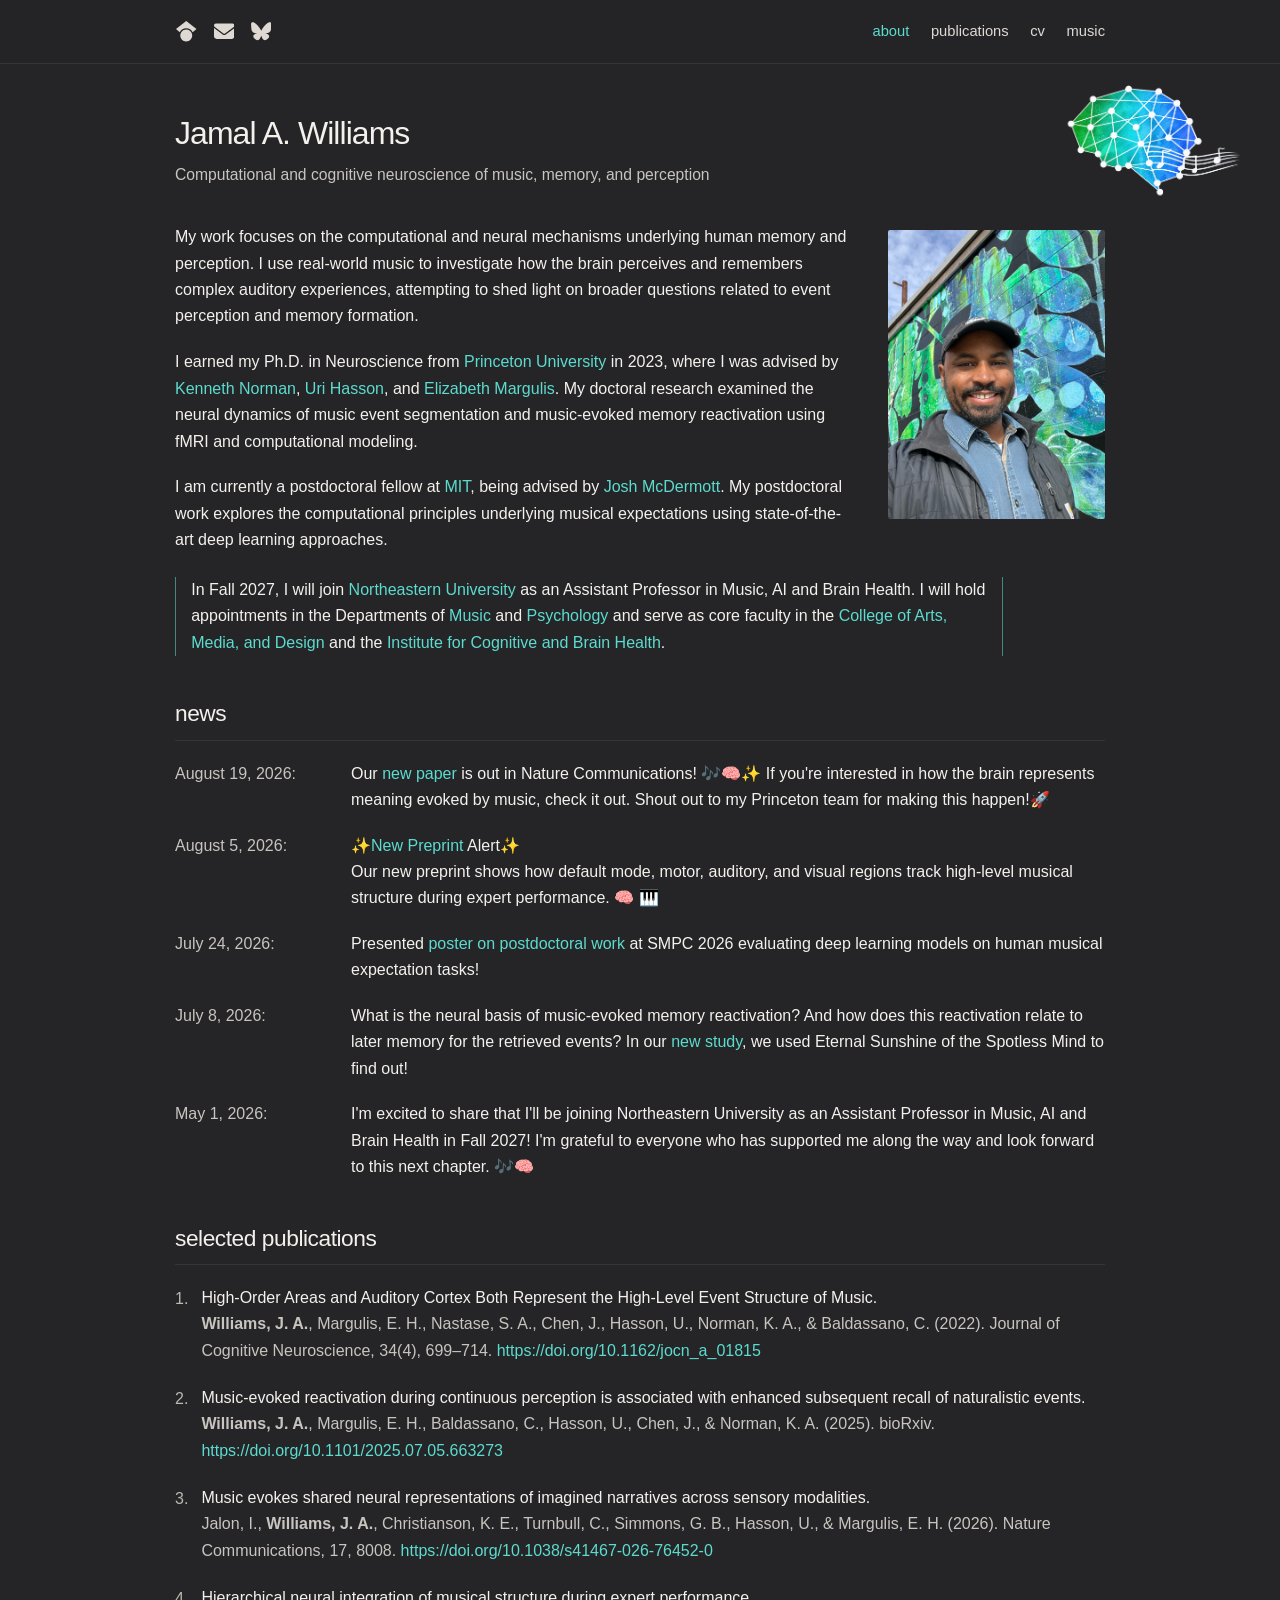
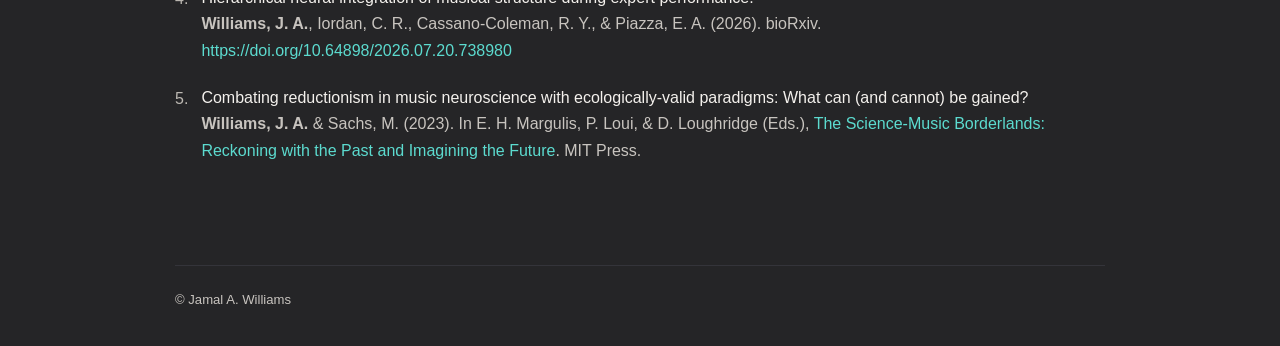
<file: index.html>
<!doctype html>
<html lang="en">
  <head>
    <meta charset="utf-8">
    <meta name="viewport" content="width=device-width, initial-scale=1">
    <meta name="description" content="Personal website of Jamal A. Williams">
    <title>Jamal A. Williams</title>
    <link rel="icon" type="image/png" sizes="512x512" href="images/brain_favicon_large.png?v=larger-v1">
    <link rel="stylesheet" href="assets/css/site.css?v=lab-announcement-v5">
  </head>
  <body>
    <header class="site-header">
      <div class="nav-shell">
        <div class="professional-links" aria-label="Professional links">
          <a href="https://bsky.app/profile/jayneuro.bsky.social" target="_blank" rel="me noopener noreferrer" aria-label="Bluesky" title="Bluesky"><svg viewBox="0 0 512 512" aria-hidden="true"><path d="M111.8 62.2C170.2 105.9 233 194.7 256 242.4c23-47.6 85.8-136.4 144.2-180.2c42.1-31.6 110.3-56 110.3 21.8c0 15.5-8.9 130.5-14.1 149.2C478.2 298 412 314.6 353.1 304.5c102.9 17.5 129.1 75.5 72.5 133.5c-107.4 110.2-154.3-27.6-166.3-62.9l0 0c-1.7-4.9-2.6-7.8-3.3-7.8s-1.6 3-3.3 7.8l0 0c-12 35.3-59 173.1-166.3 62.9c-56.5-58-30.4-116 72.5-133.5C100 314.6 33.8 298 15.7 233.1C10.4 214.4 1.5 99.4 1.5 83.9c0-77.8 68.2-53.4 110.3-21.8z"/></svg><span class="visually-hidden">Bluesky</span></a>
          <a href="https://scholar.google.com/citations?user=RjmK2NgAAAAJ&amp;hl=en" target="_blank" rel="noopener noreferrer" aria-label="Google Scholar" title="Google Scholar"><svg viewBox="0 0 512 512" aria-hidden="true"><path d="M390.9 298.5c0 0 0 .1 .1 .1c9.2 19.4 14.4 41.1 14.4 64C405.3 445.1 338.5 512 256 512s-149.3-66.9-149.3-149.3c0-22.9 5.2-44.6 14.4-64h0c1.7-3.6 3.6-7.2 5.6-10.7c4.4-7.6 9.4-14.7 15-21.3c27.4-32.6 68.5-53.3 114.4-53.3c33.6 0 64.6 11.1 89.6 29.9c9.1 6.9 17.4 14.7 24.8 23.5c5.6 6.6 10.6 13.8 15 21.3c2 3.4 3.8 7 5.5 10.5zm26.4-18.8c-30.1-58.4-91-98.4-161.3-98.4s-131.2 40-161.3 98.4L0 202.7 256 0 512 202.7l-94.7 77.1z"/></svg><span class="visually-hidden">Google Scholar</span></a>
          <a href="https://mail.google.com/mail/?view=cm&amp;fs=1&amp;to=jamalawilliams%40gmail.com" target="_blank" rel="noopener noreferrer" aria-label="Gmail" title="Gmail"><svg viewBox="0 0 512 512" aria-hidden="true"><path d="M48 64C21.5 64 0 85.5 0 112c0 15.1 7.1 29.3 19.2 38.4L236.8 313.6c11.4 8.5 27 8.5 38.4 0L492.8 150.4c12.1-9.1 19.2-23.3 19.2-38.4c0-26.5-21.5-48-48-48L48 64zM0 176L0 384c0 35.3 28.7 64 64 64l384 0c35.3 0 64-28.7 64-64l0-208L294.4 339.2c-22.8 17.1-54 17.1-76.8 0L0 176z"/></svg><span class="visually-hidden">Gmail</span></a>
        </div>
        <button class="menu-toggle" type="button" aria-label="Toggle navigation" aria-expanded="false">Menu</button>
        <nav class="site-nav" aria-label="Primary navigation">
          <a href="index.html" aria-current="page">about</a>
          <a href="publications.html">publications</a>
          <a href="cv.html">cv</a>
          <a href="music.html">music</a>
        </nav>
      </div>
    </header>
    <main>
      <h1 class="page-heading">Jamal A. Williams</h1>
      <p class="page-description">Computational and cognitive neuroscience of music, memory, and perception</p>
      <section class="about-intro" aria-label="About">
        <img class="brain-logo" src="images/brain_with_curved_staff.png?v=green-blue-smooth-royal" alt="Illustration of a brain with a musical staff">
        <img class="profile-image" src="images/jamal_williams_portrait_optimized.png?v=color-preserved-v1" alt="Jamal A. Williams">
        <p>My work focuses on the computational and neural mechanisms underlying human memory and perception. I use real-world music to investigate how the brain perceives and remembers complex auditory experiences, attempting to shed light on broader questions related to event perception and memory formation.</p>
        <p>I earned my Ph.D. in Neuroscience from <a href="https://www.princeton.edu/" target="_blank" rel="noopener noreferrer">Princeton University</a> in 2023, where I was advised by <a href="https://psychology.princeton.edu/people/kenneth-norman" target="_blank" rel="noopener noreferrer">Kenneth Norman</a>, <a href="https://psychology.princeton.edu/people/uri-hasson#:-:text=uri%20hasson" target="_blank" rel="noopener noreferrer">Uri Hasson</a>, and <a href="https://www.elizabethmargulis.com/#:-:text=elizabeth%20margulis" target="_blank" rel="noopener noreferrer">Elizabeth Margulis</a>. My doctoral research examined the neural dynamics of music event segmentation and music-evoked memory reactivation using fMRI and computational modeling.</p>
        <p>I am currently a postdoctoral fellow at <a href="https://www.mit.edu/" target="_blank" rel="noopener noreferrer">MIT</a>, being advised by <a href="https://mcgovern.mit.edu/profile/josh-mcdermott/" target="_blank" rel="noopener noreferrer">Josh McDermott</a>. My postdoctoral work explores the computational principles underlying musical expectations using state-of-the-art deep learning approaches.</p>
        <p class="lab-announcement">In Fall 2027, I will join <a href="https://www.northeastern.edu/" target="_blank" rel="noopener noreferrer">Northeastern University</a> as an Assistant Professor in Music, AI and Brain Health. I will hold appointments in the Departments of <a href="https://camd.northeastern.edu/music/" target="_blank" rel="noopener noreferrer">Music</a> and <a href="https://cos.northeastern.edu/psychology/" target="_blank" rel="noopener noreferrer">Psychology</a> and serve as core faculty in the <a href="https://camd.northeastern.edu/" target="_blank" rel="noopener noreferrer">College of Arts, Media, and Design</a> and the <a href="https://cbh.northeastern.edu/" target="_blank" rel="noopener noreferrer">Institute for Cognitive and Brain Health</a>.</p>
      </section>
      <section class="news-section" aria-labelledby="news-heading">
        <h2 id="news-heading" class="section-title">news</h2>
        <ul class="news-list">
          <li><time class="news-date" datetime="2026-08-19">August 19, 2026</time><span>Our <a href="https://www.nature.com/articles/s41467-026-76452-0" target="_blank" rel="noopener noreferrer">new paper</a> is out in Nature Communications! 🎶🧠✨ If you're interested in how the brain represents meaning evoked by music, check it out. Shout out to my Princeton team for making this happen!🚀</span></li>
          <li><time class="news-date" datetime="2026-08-05">August 5, 2026</time><span>✨<a href="https://www.biorxiv.org/content/10.64898/2026.07.20.738980v1" target="_blank" rel="noopener noreferrer">New Preprint</a> Alert✨<br>Our new preprint shows how default mode, motor, auditory, and visual regions track high-level musical structure during expert performance. 🧠 🎹</span></li>
          <li><time class="news-date" datetime="2026-07-24">July 24, 2026</time><span>Presented <a href="files/smpc-2026-poster.pdf" target="_blank" rel="noopener noreferrer">poster on postdoctoral work</a> at SMPC 2026 evaluating deep learning models on human musical expectation tasks!</span></li>
          <li><time class="news-date" datetime="2026-07-08">July 8, 2026</time><span>What is the neural basis of music-evoked memory reactivation? And how does this reactivation relate to later memory for the retrieved events? In our <a href="https://doi.org/10.1101/2025.07.05.663273" target="_blank" rel="noopener noreferrer">new study</a>, we used Eternal Sunshine of the Spotless Mind to find out!</span></li>
          <li><time class="news-date" datetime="2026-05-01">May 1, 2026</time><span>I'm excited to share that I'll be joining Northeastern University as an Assistant Professor in Music, AI and Brain Health in Fall 2027! I'm grateful to everyone who has supported me along the way and look forward to this next chapter. 🎶🧠</span></li>
        </ul>
      </section>
      <section class="selected-publications" aria-labelledby="selected-publications-heading">
        <h2 id="selected-publications-heading" class="section-title">selected publications</h2>
        <ol class="publication-list">
          <li><span class="publication-title">High-Order Areas and Auditory Cortex Both Represent the High-Level Event Structure of Music.</span><span class="publication-meta"><strong>Williams, J. A.</strong>, Margulis, E. H., Nastase, S. A., Chen, J., Hasson, U., Norman, K. A., &amp; Baldassano, C. (2022). Journal of Cognitive Neuroscience, 34(4), 699–714. <a href="https://doi.org/10.1162/jocn_a_01815" target="_blank" rel="noopener noreferrer">https://doi.org/10.1162/jocn_a_01815</a></span></li>
          <li><span class="publication-title">Music-evoked reactivation during continuous perception is associated with enhanced subsequent recall of naturalistic events.</span><span class="publication-meta"><strong>Williams, J. A.</strong>, Margulis, E. H., Baldassano, C., Hasson, U., Chen, J., &amp; Norman, K. A. (2025). bioRxiv. <a href="https://doi.org/10.1101/2025.07.05.663273" target="_blank" rel="noopener noreferrer">https://doi.org/10.1101/2025.07.05.663273</a></span></li>
          <li><span class="publication-title">Music evokes shared neural representations of imagined narratives across sensory modalities.</span><span class="publication-meta">Jalon, I., <strong>Williams, J. A.</strong>, Christianson, K. E., Turnbull, C., Simmons, G. B., Hasson, U., &amp; Margulis, E. H. (2026). Nature Communications, 17, 8008. <a href="https://doi.org/10.1038/s41467-026-76452-0" target="_blank" rel="noopener noreferrer">https://doi.org/10.1038/s41467-026-76452-0</a></span></li>
          <li><span class="publication-title">Hierarchical neural integration of musical structure during expert performance.</span><span class="publication-meta"><strong>Williams, J. A.</strong>, Iordan, C. R., Cassano-Coleman, R. Y., &amp; Piazza, E. A. (2026). bioRxiv. <a href="https://doi.org/10.64898/2026.07.20.738980" target="_blank" rel="noopener noreferrer">https://doi.org/10.64898/2026.07.20.738980</a></span></li>
          <li><span class="publication-title">Combating reductionism in music neuroscience with ecologically-valid paradigms: What can (and cannot) be gained?</span><span class="publication-meta"><strong>Williams, J. A.</strong> &amp; Sachs, M. (2023). In E. H. Margulis, P. Loui, &amp; D. Loughridge (Eds.), <a href="https://doi.org/10.7551/mitpress/14186.003.0022" target="_blank" rel="noopener noreferrer">The Science-Music Borderlands: Reckoning with the Past and Imagining the Future</a>. MIT Press.</span></li>
        </ol>
      </section>
    </main>
    <footer class="site-footer">© Jamal A. Williams</footer>
    <script src="assets/js/site.js"></script>
  </body>
</html>
</file>
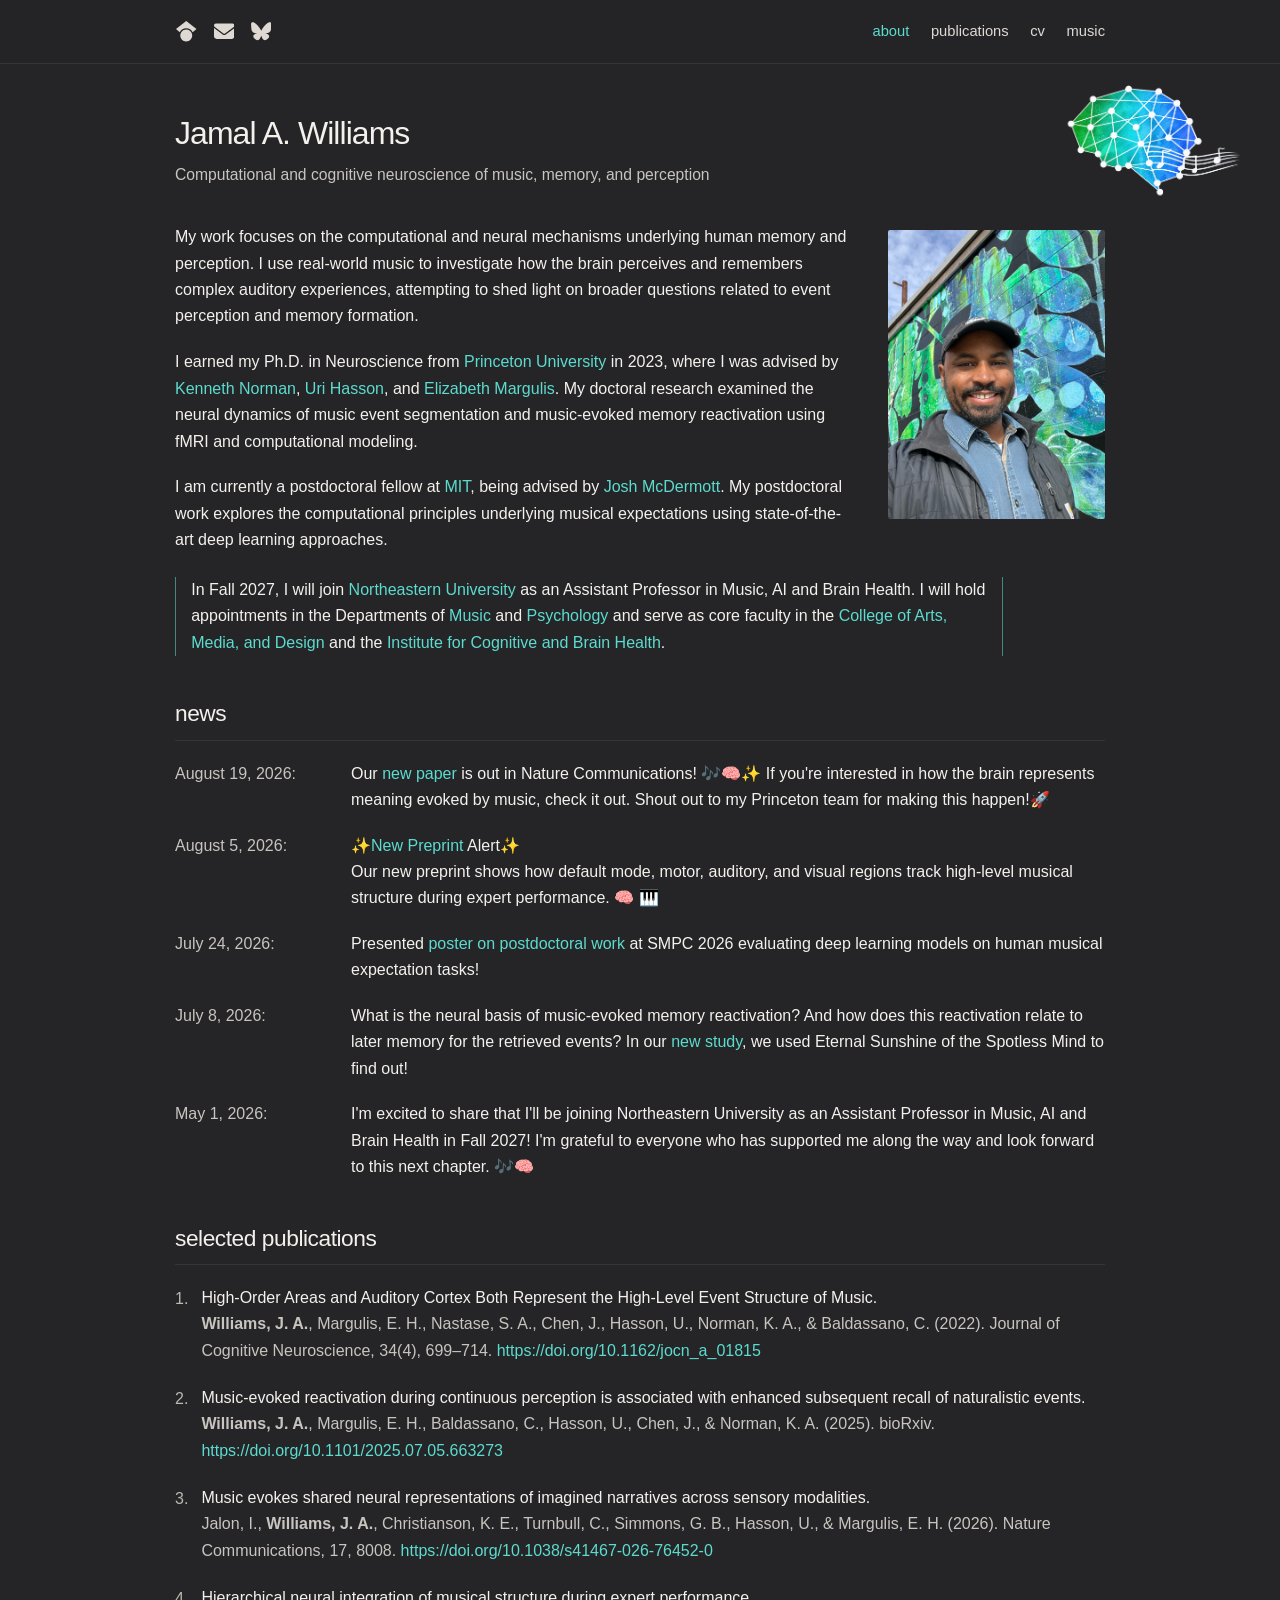
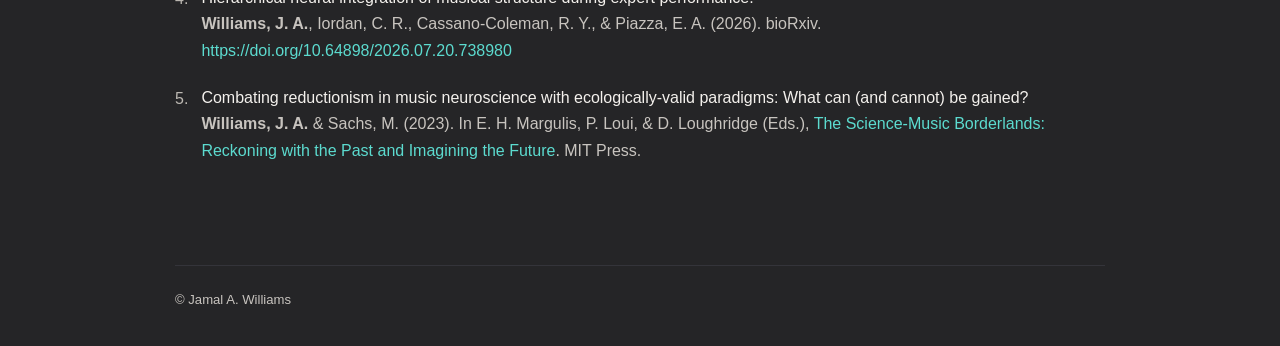
<file: about-me.html>
<!doctype html>
<html lang="en">
  <head>
    <meta charset="utf-8">
    <meta http-equiv="refresh" content="0; url=index.html">
    <link rel="canonical" href="index.html">
    <title>About | Jamal A. Williams</title>
  </head>
  <body><p>Redirecting to <a href="index.html">Jamal A. Williams</a>.</p></body>
</html>
</file>
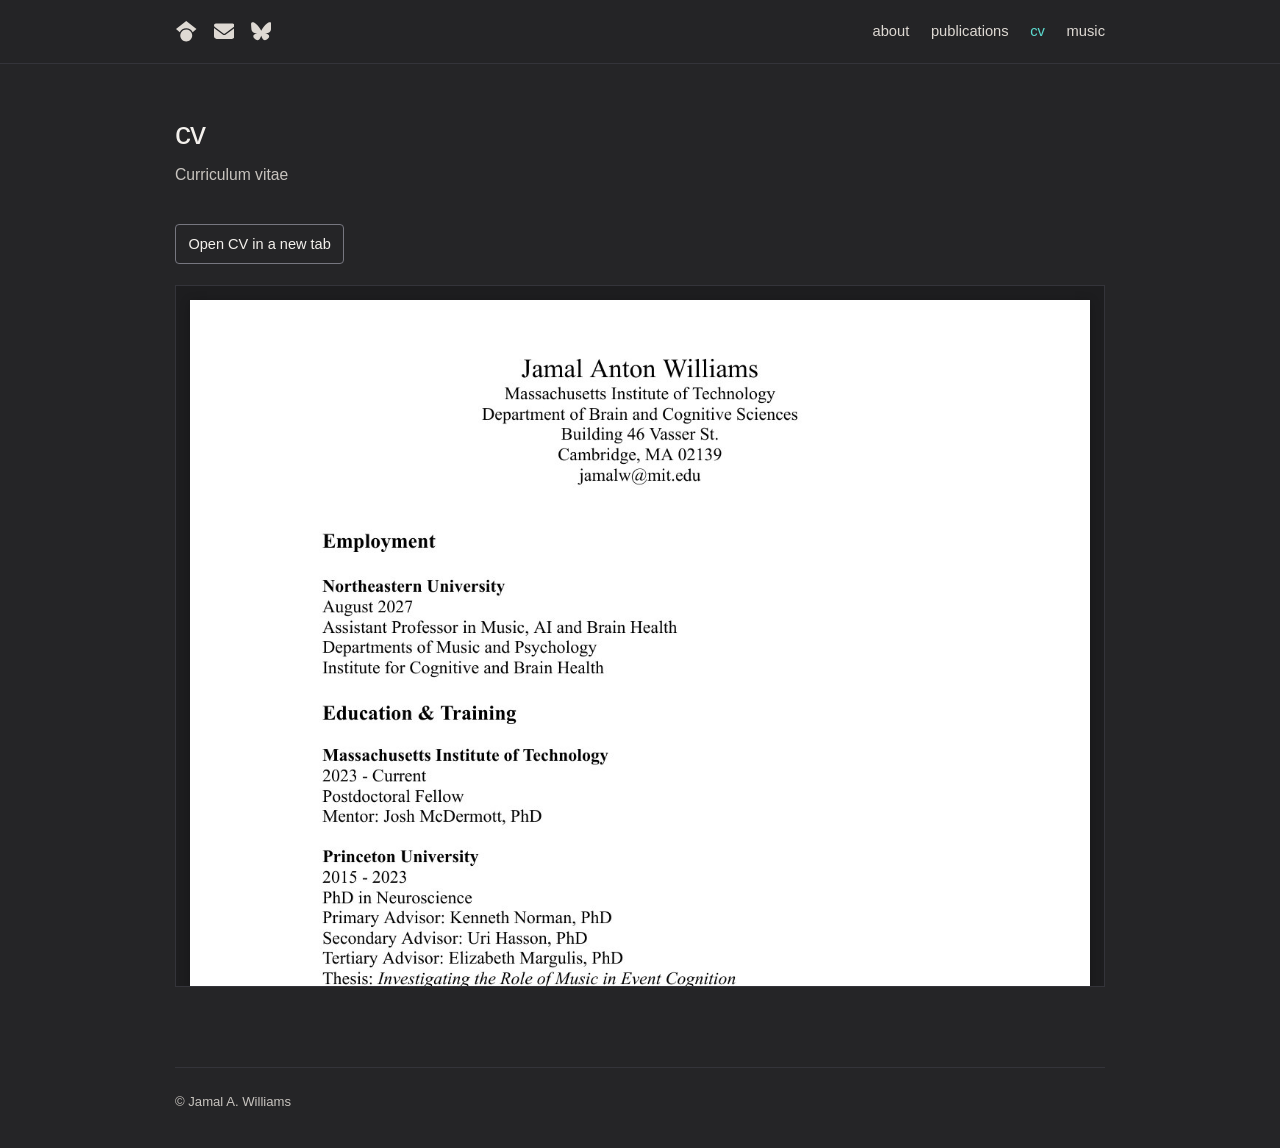
<file: cv.html>
<!doctype html>
<html lang="en"><head>
  <meta charset="utf-8"><meta name="viewport" content="width=device-width, initial-scale=1">
  <meta name="description" content="Curriculum vitae of Jamal A. Williams"><title>CV | Jamal A. Williams</title><link rel="icon" type="image/png" sizes="512x512" href="images/brain_favicon_large.png?v=larger-v1"><link rel="stylesheet" href="assets/css/site.css?v=cv-viewer-v1">
</head><body>
  <header class="site-header"><div class="nav-shell"><div class="professional-links" aria-label="Professional links"><a href="https://bsky.app/profile/jayneuro.bsky.social" target="_blank" rel="me noopener noreferrer" aria-label="Bluesky" title="Bluesky"><svg viewBox="0 0 512 512" aria-hidden="true"><path d="M111.8 62.2C170.2 105.9 233 194.7 256 242.4c23-47.6 85.8-136.4 144.2-180.2c42.1-31.6 110.3-56 110.3 21.8c0 15.5-8.9 130.5-14.1 149.2C478.2 298 412 314.6 353.1 304.5c102.9 17.5 129.1 75.5 72.5 133.5c-107.4 110.2-154.3-27.6-166.3-62.9l0 0c-1.7-4.9-2.6-7.8-3.3-7.8s-1.6 3-3.3 7.8l0 0c-12 35.3-59 173.1-166.3 62.9c-56.5-58-30.4-116 72.5-133.5C100 314.6 33.8 298 15.7 233.1C10.4 214.4 1.5 99.4 1.5 83.9c0-77.8 68.2-53.4 110.3-21.8z"/></svg><span class="visually-hidden">Bluesky</span></a><a href="https://scholar.google.com/citations?user=RjmK2NgAAAAJ&amp;hl=en" target="_blank" rel="noopener noreferrer" aria-label="Google Scholar" title="Google Scholar"><svg viewBox="0 0 512 512" aria-hidden="true"><path d="M390.9 298.5c0 0 0 .1 .1 .1c9.2 19.4 14.4 41.1 14.4 64C405.3 445.1 338.5 512 256 512s-149.3-66.9-149.3-149.3c0-22.9 5.2-44.6 14.4-64h0c1.7-3.6 3.6-7.2 5.6-10.7c4.4-7.6 9.4-14.7 15-21.3c27.4-32.6 68.5-53.3 114.4-53.3c33.6 0 64.6 11.1 89.6 29.9c9.1 6.9 17.4 14.7 24.8 23.5c5.6 6.6 10.6 13.8 15 21.3c2 3.4 3.8 7 5.5 10.5zm26.4-18.8c-30.1-58.4-91-98.4-161.3-98.4s-131.2 40-161.3 98.4L0 202.7 256 0 512 202.7l-94.7 77.1z"/></svg><span class="visually-hidden">Google Scholar</span></a><a href="https://mail.google.com/mail/?view=cm&amp;fs=1&amp;to=jamalawilliams%40gmail.com" target="_blank" rel="noopener noreferrer" aria-label="Gmail" title="Gmail"><svg viewBox="0 0 512 512" aria-hidden="true"><path d="M48 64C21.5 64 0 85.5 0 112c0 15.1 7.1 29.3 19.2 38.4L236.8 313.6c11.4 8.5 27 8.5 38.4 0L492.8 150.4c12.1-9.1 19.2-23.3 19.2-38.4c0-26.5-21.5-48-48-48L48 64zM0 176L0 384c0 35.3 28.7 64 64 64l384 0c35.3 0 64-28.7 64-64l0-208L294.4 339.2c-22.8 17.1-54 17.1-76.8 0L0 176z"/></svg><span class="visually-hidden">Gmail</span></a></div><button class="menu-toggle" type="button" aria-label="Toggle navigation" aria-expanded="false">Menu</button><nav class="site-nav" aria-label="Primary navigation"><a href="index.html">about</a><a href="publications.html">publications</a><a href="cv.html" aria-current="page">cv</a><a href="music.html">music</a></nav></div></header>
  <main><h1 class="page-heading">cv</h1><p class="page-description">Curriculum vitae</p><div class="cv-actions"><a class="button-link" href="files/jamal-a-williams-cv.pdf" target="_blank" rel="noopener noreferrer">Open CV in a new tab</a></div><div class="cv-viewer" aria-label="Full curriculum vitae"><img class="cv-page" src="images/cv-page-1.jpg" alt="Page 1 of 7 of the curriculum vitae"><img class="cv-page" src="images/cv-page-2.jpg" alt="Page 2 of 7 of the curriculum vitae" loading="lazy"><img class="cv-page" src="images/cv-page-3.jpg" alt="Page 3 of 7 of the curriculum vitae" loading="lazy"><img class="cv-page" src="images/cv-page-4.jpg" alt="Page 4 of 7 of the curriculum vitae" loading="lazy"><img class="cv-page" src="images/cv-page-5.jpg" alt="Page 5 of 7 of the curriculum vitae" loading="lazy"><img class="cv-page" src="images/cv-page-6.jpg" alt="Page 6 of 7 of the curriculum vitae" loading="lazy"><img class="cv-page" src="images/cv-page-7.jpg" alt="Page 7 of 7 of the curriculum vitae" loading="lazy"></div></main>
  <footer class="site-footer">© Jamal A. Williams</footer><script src="assets/js/site.js"></script>
</body></html>
</file>
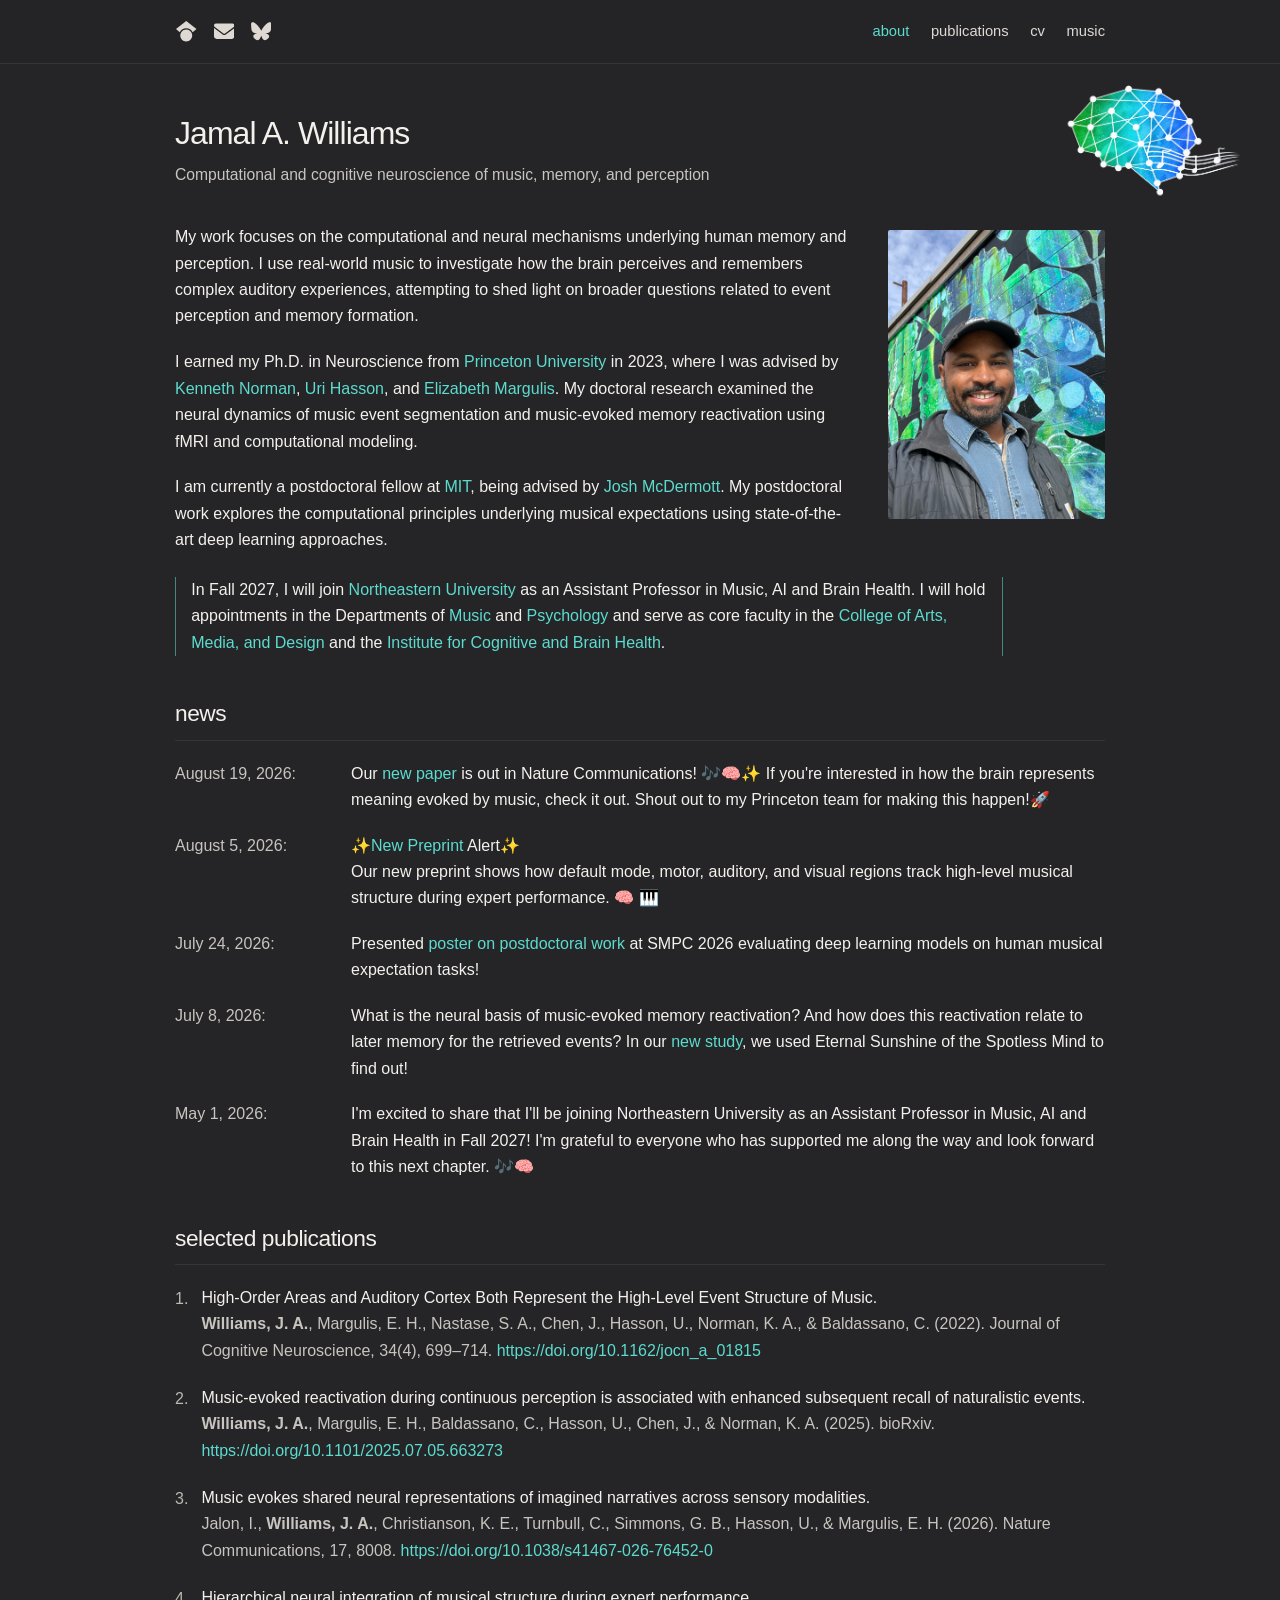
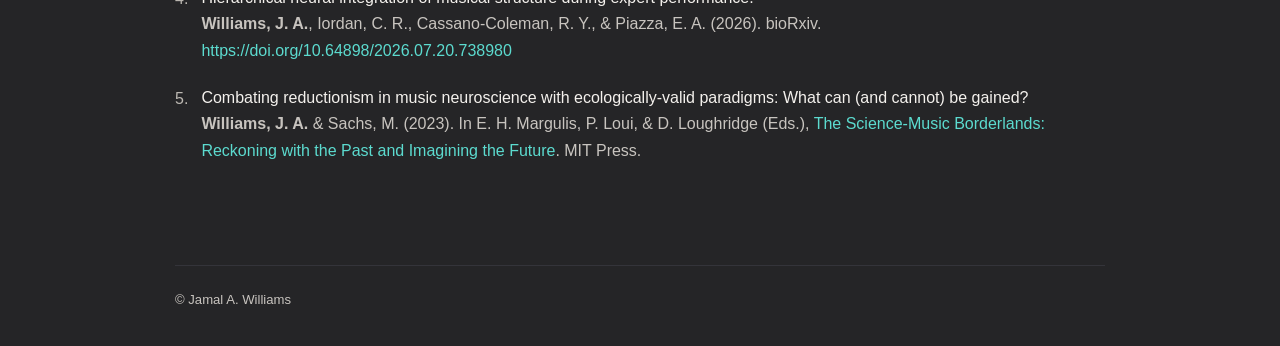
<file: index_og.html>
<!doctype html>
<html lang="en"><head><meta charset="utf-8"><meta http-equiv="refresh" content="0; url=index.html"><link rel="canonical" href="index.html"><title>Jamal A. Williams</title></head><body><p>Redirecting to <a href="index.html">Jamal A. Williams</a>.</p></body></html>
</file>
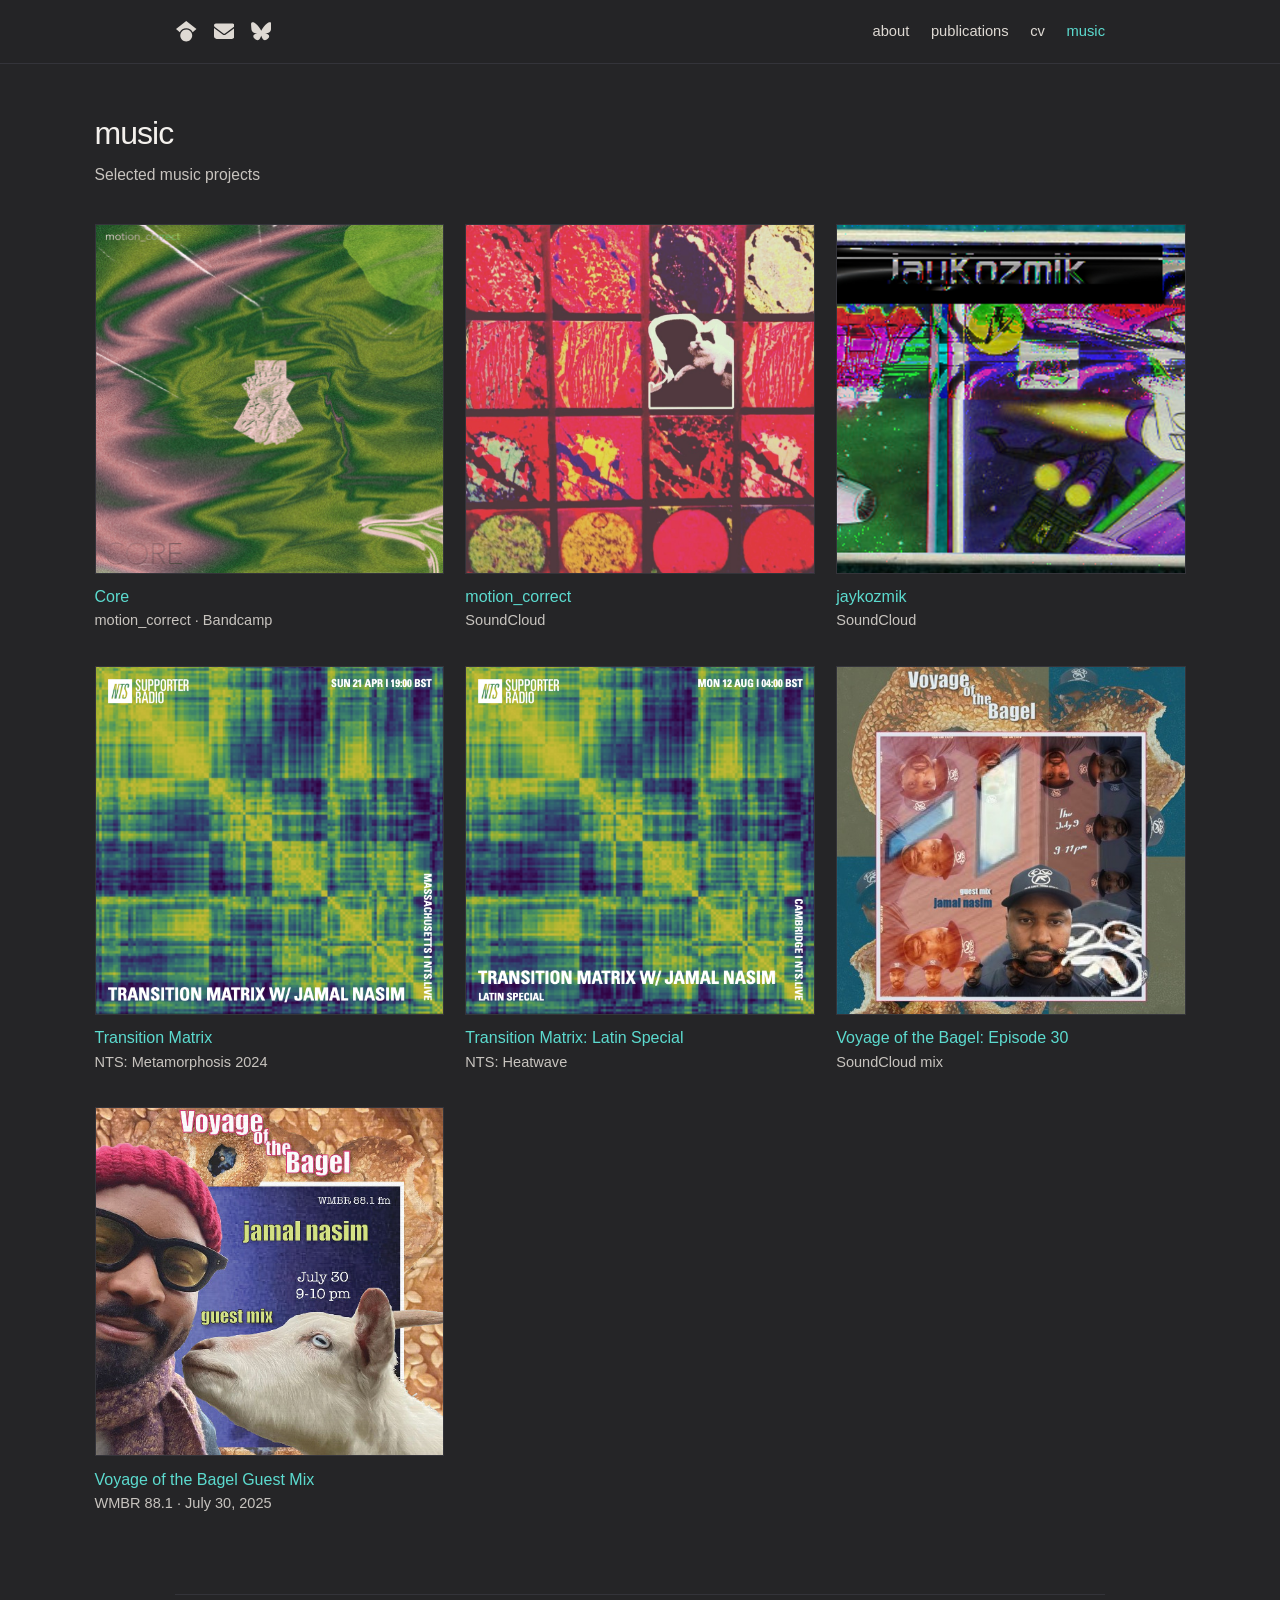
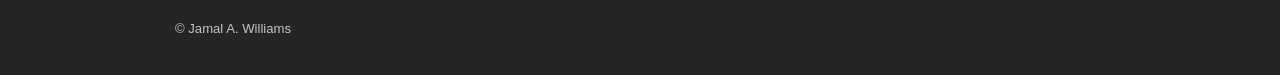
<file: media.html>
<!doctype html>
<html lang="en"><head><meta charset="utf-8"><meta http-equiv="refresh" content="0; url=music.html"><link rel="canonical" href="music.html"><title>Music | Jamal A. Williams</title></head><body><p>Redirecting to <a href="music.html">music</a>.</p></body></html>
</file>
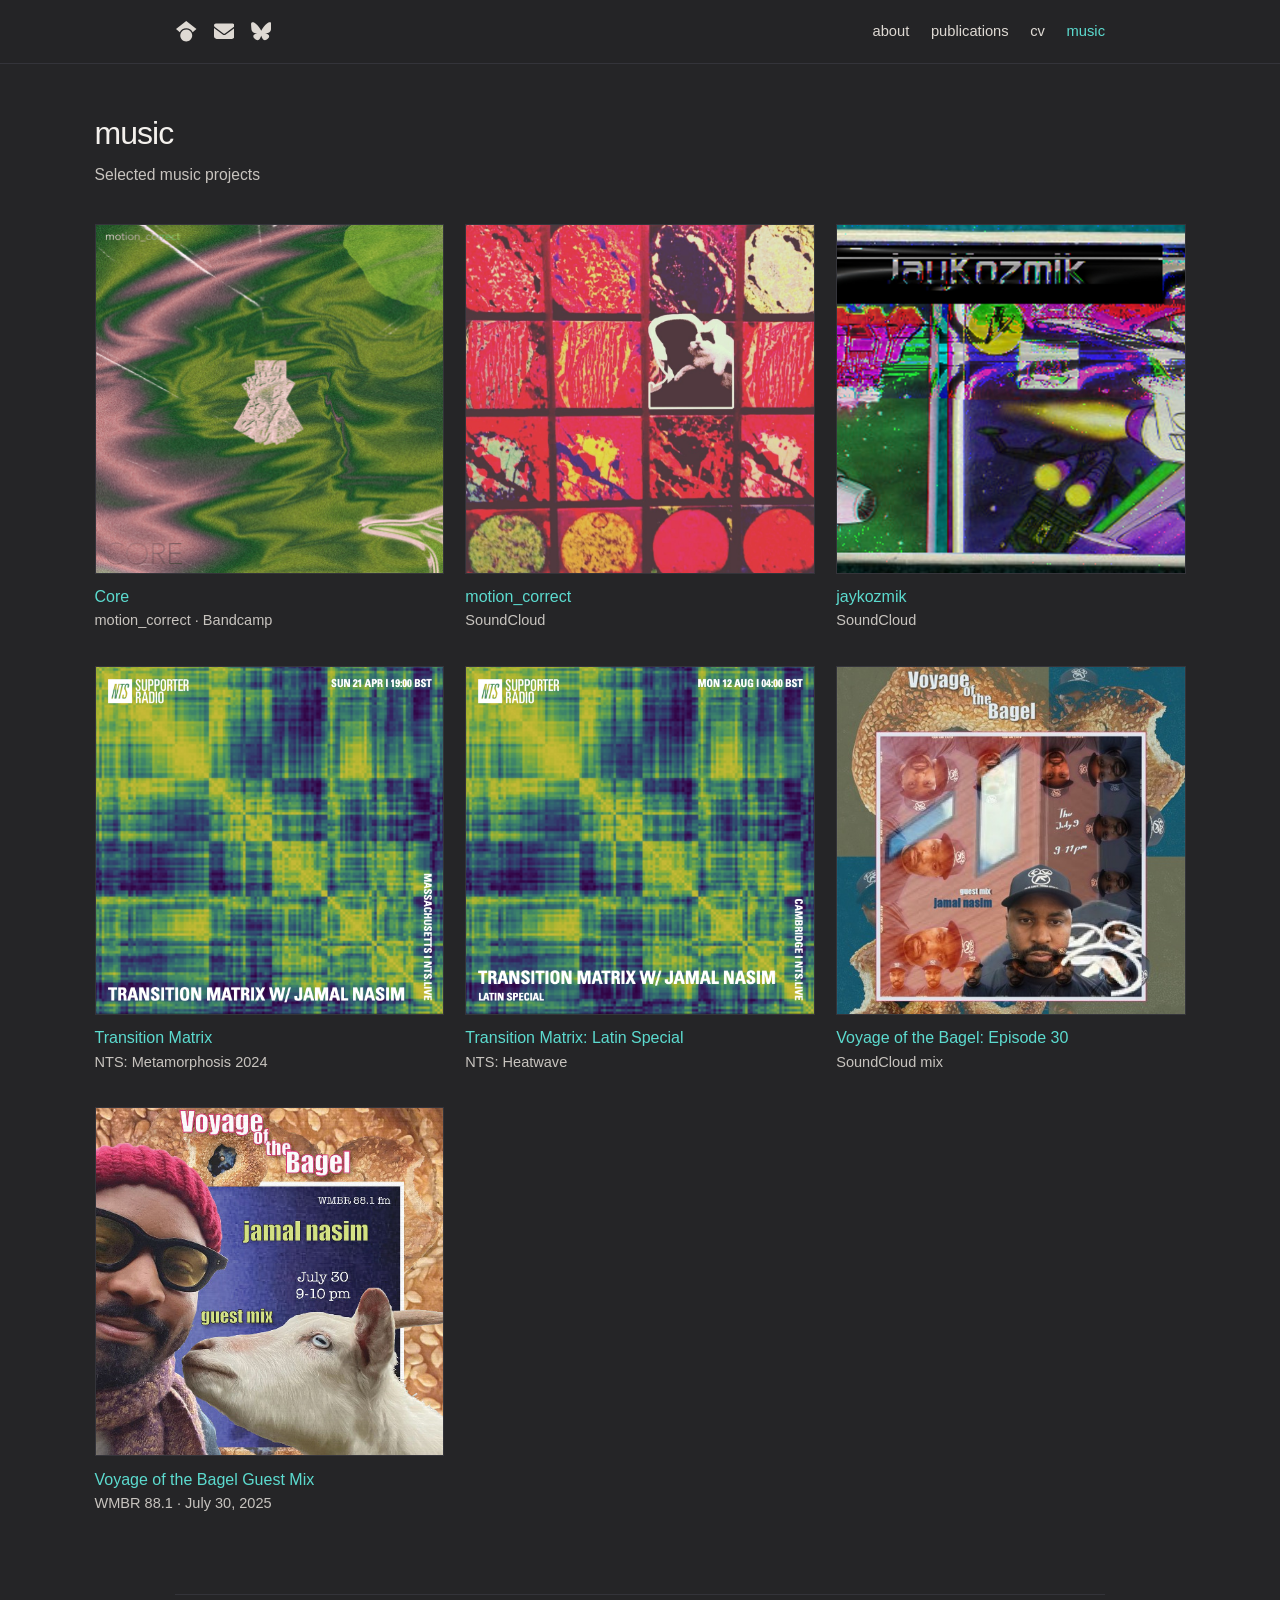
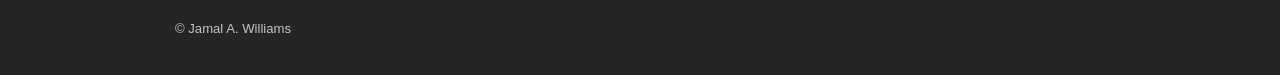
<file: music.html>
<!doctype html>
<html lang="en"><head>
  <meta charset="utf-8"><meta name="viewport" content="width=device-width, initial-scale=1">
  <meta name="description" content="Music by Jamal A. Williams"><title>Music | Jamal A. Williams</title><link rel="icon" type="image/png" sizes="512x512" href="images/brain_favicon_large.png?v=larger-v1"><link rel="stylesheet" href="assets/css/site.css?v=section-spacing-v1">
</head><body>
  <header class="site-header"><div class="nav-shell"><div class="professional-links" aria-label="Professional links"><a href="https://bsky.app/profile/jayneuro.bsky.social" target="_blank" rel="me noopener noreferrer" aria-label="Bluesky" title="Bluesky"><svg viewBox="0 0 512 512" aria-hidden="true"><path d="M111.8 62.2C170.2 105.9 233 194.7 256 242.4c23-47.6 85.8-136.4 144.2-180.2c42.1-31.6 110.3-56 110.3 21.8c0 15.5-8.9 130.5-14.1 149.2C478.2 298 412 314.6 353.1 304.5c102.9 17.5 129.1 75.5 72.5 133.5c-107.4 110.2-154.3-27.6-166.3-62.9l0 0c-1.7-4.9-2.6-7.8-3.3-7.8s-1.6 3-3.3 7.8l0 0c-12 35.3-59 173.1-166.3 62.9c-56.5-58-30.4-116 72.5-133.5C100 314.6 33.8 298 15.7 233.1C10.4 214.4 1.5 99.4 1.5 83.9c0-77.8 68.2-53.4 110.3-21.8z"/></svg><span class="visually-hidden">Bluesky</span></a><a href="https://scholar.google.com/citations?user=RjmK2NgAAAAJ&amp;hl=en" target="_blank" rel="noopener noreferrer" aria-label="Google Scholar" title="Google Scholar"><svg viewBox="0 0 512 512" aria-hidden="true"><path d="M390.9 298.5c0 0 0 .1 .1 .1c9.2 19.4 14.4 41.1 14.4 64C405.3 445.1 338.5 512 256 512s-149.3-66.9-149.3-149.3c0-22.9 5.2-44.6 14.4-64h0c1.7-3.6 3.6-7.2 5.6-10.7c4.4-7.6 9.4-14.7 15-21.3c27.4-32.6 68.5-53.3 114.4-53.3c33.6 0 64.6 11.1 89.6 29.9c9.1 6.9 17.4 14.7 24.8 23.5c5.6 6.6 10.6 13.8 15 21.3c2 3.4 3.8 7 5.5 10.5zm26.4-18.8c-30.1-58.4-91-98.4-161.3-98.4s-131.2 40-161.3 98.4L0 202.7 256 0 512 202.7l-94.7 77.1z"/></svg><span class="visually-hidden">Google Scholar</span></a><a href="https://mail.google.com/mail/?view=cm&amp;fs=1&amp;to=jamalawilliams%40gmail.com" target="_blank" rel="noopener noreferrer" aria-label="Gmail" title="Gmail"><svg viewBox="0 0 512 512" aria-hidden="true"><path d="M48 64C21.5 64 0 85.5 0 112c0 15.1 7.1 29.3 19.2 38.4L236.8 313.6c11.4 8.5 27 8.5 38.4 0L492.8 150.4c12.1-9.1 19.2-23.3 19.2-38.4c0-26.5-21.5-48-48-48L48 64zM0 176L0 384c0 35.3 28.7 64 64 64l384 0c35.3 0 64-28.7 64-64l0-208L294.4 339.2c-22.8 17.1-54 17.1-76.8 0L0 176z"/></svg><span class="visually-hidden">Gmail</span></a></div><button class="menu-toggle" type="button" aria-label="Toggle navigation" aria-expanded="false">Menu</button><nav class="site-nav" aria-label="Primary navigation"><a href="index.html">about</a><a href="publications.html">publications</a><a href="cv.html">cv</a><a href="music.html" aria-current="page">music</a></nav></div></header>
  <main class="music-page"><h1 class="page-heading">music</h1><p class="page-description">Selected music projects</p><section class="media-grid" aria-label="Music links">
    <article class="media-card"><a href="https://motion-correct.bandcamp.com/album/core" target="_blank" rel="noopener noreferrer"><img src="images/core_album_cover.jpg" alt="Core album cover by motion_correct"></a><h2><a href="https://motion-correct.bandcamp.com/album/core" target="_blank" rel="noopener noreferrer">Core</a></h2><p>motion_correct · Bandcamp</p></article>
    <article class="media-card"><a href="https://soundcloud.com/motion_correct" target="_blank" rel="noopener noreferrer"><img src="images/motion_correct_image.png" alt="motion_correct artwork"></a><h2><a href="https://soundcloud.com/motion_correct" target="_blank" rel="noopener noreferrer">motion_correct</a></h2><p>SoundCloud</p></article>
    <article class="media-card"><a href="https://soundcloud.com/jaykozmik" target="_blank" rel="noopener noreferrer"><img src="images/jaykozmik_image.png" alt="jaykozmik artwork"></a><h2><a href="https://soundcloud.com/jaykozmik" target="_blank" rel="noopener noreferrer">jaykozmik</a></h2><p>SoundCloud</p></article>
    <article class="media-card"><a href="https://www.nts.live/shows/metamorphosis-2024/episodes/metamorphosis-2024-transition-matrix-w-jamal-nasim-21st-april-2024" target="_blank" rel="noopener noreferrer"><img src="images/transition_matrix.png" alt="Transition Matrix artwork"></a><h2><a href="https://www.nts.live/shows/metamorphosis-2024/episodes/metamorphosis-2024-transition-matrix-w-jamal-nasim-21st-april-2024" target="_blank" rel="noopener noreferrer">Transition Matrix</a></h2><p>NTS: Metamorphosis 2024</p></article>
    <article class="media-card"><a href="https://www.nts.live/shows/heatwave/episodes/heatwave-transition-matrix-w-jamal-nasim-latin-special-12th-august-2024" target="_blank" rel="noopener noreferrer"><img src="images/transition_matrix_latin_special.png" alt="Transition Matrix Latin Special artwork"></a><h2><a href="https://www.nts.live/shows/heatwave/episodes/heatwave-transition-matrix-w-jamal-nasim-latin-special-12th-august-2024" target="_blank" rel="noopener noreferrer">Transition Matrix: Latin Special</a></h2><p>NTS: Heatwave</p></article>
    <article class="media-card"><a href="https://soundcloud.com/tantepabs/voyage-of-the-bagel-ep30-jamal" target="_blank" rel="noopener noreferrer"><img src="images/voyage_of_the_bagel_ep30.jpg" alt="Voyage of the Bagel Episode 30 mix artwork"></a><h2><a href="https://soundcloud.com/tantepabs/voyage-of-the-bagel-ep30-jamal" target="_blank" rel="noopener noreferrer">Voyage of the Bagel: Episode 30</a></h2><p>SoundCloud mix</p></article>
    <article class="media-card"><a href="https://soundcloud.com/motion_correct/wmbr-881-voyage-of-the-bagel-guest-mix-7302025" target="_blank" rel="noopener noreferrer"><img src="images/voyage_of_the_bagel_guest_mix.jpg" alt="Voyage of the Bagel guest mix artwork"></a><h2><a href="https://soundcloud.com/motion_correct/wmbr-881-voyage-of-the-bagel-guest-mix-7302025" target="_blank" rel="noopener noreferrer">Voyage of the Bagel Guest Mix</a></h2><p>WMBR 88.1 · July 30, 2025</p></article>
  </section></main>
  <footer class="site-footer">© Jamal A. Williams</footer><script src="assets/js/site.js"></script>
</body></html>
</file>
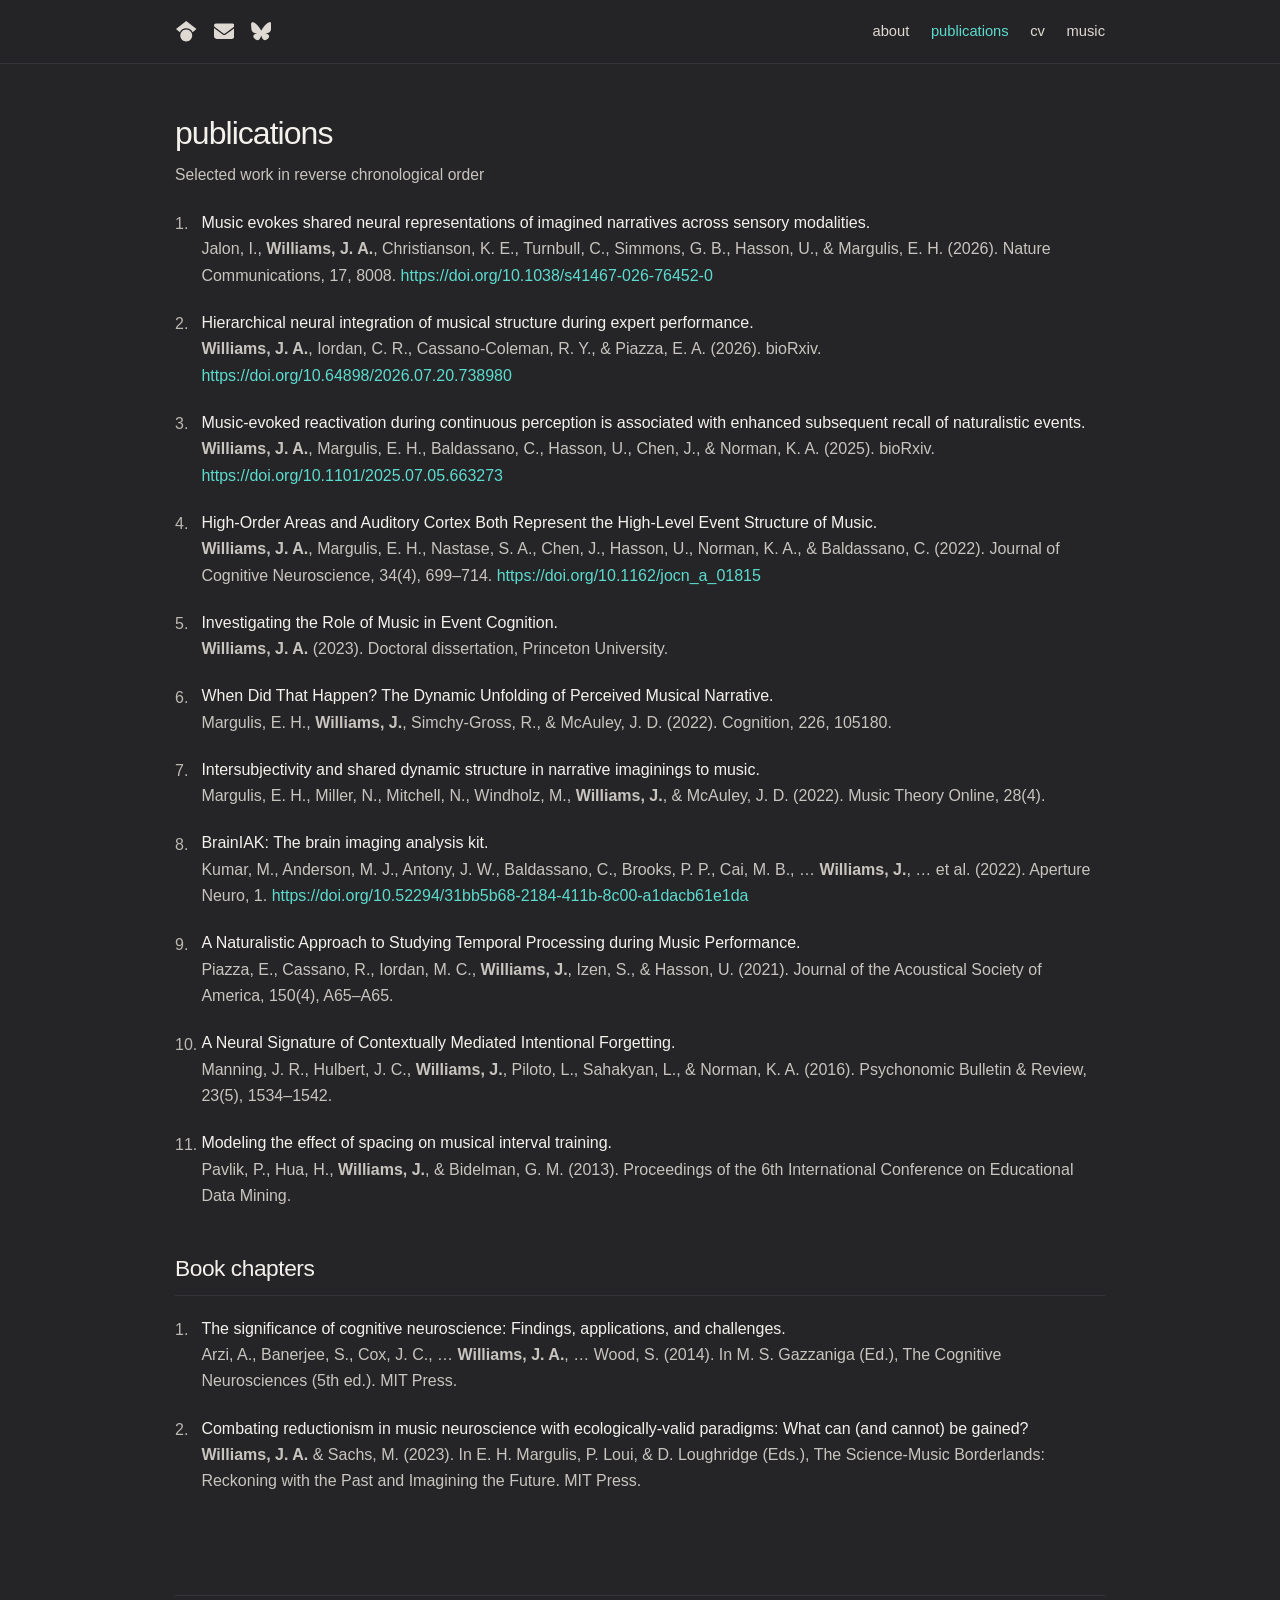
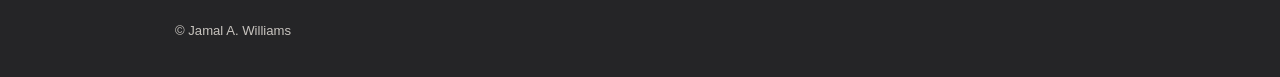
<file: publications.html>
<!doctype html>
<html lang="en">
  <head>
    <meta charset="utf-8">
    <meta name="viewport" content="width=device-width, initial-scale=1">
    <meta name="description" content="Publications by Jamal A. Williams">
    <title>Publications | Jamal A. Williams</title>
    <link rel="icon" type="image/png" sizes="512x512" href="images/brain_favicon_large.png?v=larger-v1">
    <link rel="stylesheet" href="assets/css/site.css?v=publications-spacing-v1">
  </head>
  <body>
    <header class="site-header"><div class="nav-shell">
      <div class="professional-links" aria-label="Professional links">
        <a href="https://bsky.app/profile/jayneuro.bsky.social" target="_blank" rel="me noopener noreferrer" aria-label="Bluesky" title="Bluesky"><svg viewBox="0 0 512 512" aria-hidden="true"><path d="M111.8 62.2C170.2 105.9 233 194.7 256 242.4c23-47.6 85.8-136.4 144.2-180.2c42.1-31.6 110.3-56 110.3 21.8c0 15.5-8.9 130.5-14.1 149.2C478.2 298 412 314.6 353.1 304.5c102.9 17.5 129.1 75.5 72.5 133.5c-107.4 110.2-154.3-27.6-166.3-62.9l0 0c-1.7-4.9-2.6-7.8-3.3-7.8s-1.6 3-3.3 7.8l0 0c-12 35.3-59 173.1-166.3 62.9c-56.5-58-30.4-116 72.5-133.5C100 314.6 33.8 298 15.7 233.1C10.4 214.4 1.5 99.4 1.5 83.9c0-77.8 68.2-53.4 110.3-21.8z"/></svg><span class="visually-hidden">Bluesky</span></a>
        <a href="https://scholar.google.com/citations?user=RjmK2NgAAAAJ&amp;hl=en" target="_blank" rel="noopener noreferrer" aria-label="Google Scholar" title="Google Scholar"><svg viewBox="0 0 512 512" aria-hidden="true"><path d="M390.9 298.5c0 0 0 .1 .1 .1c9.2 19.4 14.4 41.1 14.4 64C405.3 445.1 338.5 512 256 512s-149.3-66.9-149.3-149.3c0-22.9 5.2-44.6 14.4-64h0c1.7-3.6 3.6-7.2 5.6-10.7c4.4-7.6 9.4-14.7 15-21.3c27.4-32.6 68.5-53.3 114.4-53.3c33.6 0 64.6 11.1 89.6 29.9c9.1 6.9 17.4 14.7 24.8 23.5c5.6 6.6 10.6 13.8 15 21.3c2 3.4 3.8 7 5.5 10.5zm26.4-18.8c-30.1-58.4-91-98.4-161.3-98.4s-131.2 40-161.3 98.4L0 202.7 256 0 512 202.7l-94.7 77.1z"/></svg><span class="visually-hidden">Google Scholar</span></a>
        <a href="https://mail.google.com/mail/?view=cm&amp;fs=1&amp;to=jamalawilliams%40gmail.com" target="_blank" rel="noopener noreferrer" aria-label="Gmail" title="Gmail"><svg viewBox="0 0 512 512" aria-hidden="true"><path d="M48 64C21.5 64 0 85.5 0 112c0 15.1 7.1 29.3 19.2 38.4L236.8 313.6c11.4 8.5 27 8.5 38.4 0L492.8 150.4c12.1-9.1 19.2-23.3 19.2-38.4c0-26.5-21.5-48-48-48L48 64zM0 176L0 384c0 35.3 28.7 64 64 64l384 0c35.3 0 64-28.7 64-64l0-208L294.4 339.2c-22.8 17.1-54 17.1-76.8 0L0 176z"/></svg><span class="visually-hidden">Gmail</span></a>
      </div>
      <button class="menu-toggle" type="button" aria-label="Toggle navigation" aria-expanded="false">Menu</button>
      <nav class="site-nav" aria-label="Primary navigation">
        <a href="index.html">about</a><a href="publications.html" aria-current="page">publications</a><a href="cv.html">cv</a><a href="music.html">music</a>
      </nav>
    </div></header>
    <main class="publications-page">
      <h1 class="page-heading">publications</h1>
      <p class="page-description">Selected work in reverse chronological order</p>
      <ol class="publication-list">
        <li><span class="publication-title">Music evokes shared neural representations of imagined narratives across sensory modalities.</span><span class="publication-meta">Jalon, I., <strong>Williams, J. A.</strong>, Christianson, K. E., Turnbull, C., Simmons, G. B., Hasson, U., &amp; Margulis, E. H. (2026). Nature Communications, 17, 8008. <a href="https://doi.org/10.1038/s41467-026-76452-0">https://doi.org/10.1038/s41467-026-76452-0</a></span></li>
        <li><span class="publication-title">Hierarchical neural integration of musical structure during expert performance.</span><span class="publication-meta"><strong>Williams, J. A.</strong>, Iordan, C. R., Cassano-Coleman, R. Y., &amp; Piazza, E. A. (2026). bioRxiv. <a href="https://doi.org/10.64898/2026.07.20.738980">https://doi.org/10.64898/2026.07.20.738980</a></span></li>
        <li><span class="publication-title">Music-evoked reactivation during continuous perception is associated with enhanced subsequent recall of naturalistic events.</span><span class="publication-meta"><strong>Williams, J. A.</strong>, Margulis, E. H., Baldassano, C., Hasson, U., Chen, J., &amp; Norman, K. A. (2025). bioRxiv. <a href="https://doi.org/10.1101/2025.07.05.663273">https://doi.org/10.1101/2025.07.05.663273</a></span></li>
        <li><span class="publication-title">High-Order Areas and Auditory Cortex Both Represent the High-Level Event Structure of Music.</span><span class="publication-meta"><strong>Williams, J. A.</strong>, Margulis, E. H., Nastase, S. A., Chen, J., Hasson, U., Norman, K. A., &amp; Baldassano, C. (2022). Journal of Cognitive Neuroscience, 34(4), 699–714. <a href="https://doi.org/10.1162/jocn_a_01815">https://doi.org/10.1162/jocn_a_01815</a></span></li>
        <li><span class="publication-title">Investigating the Role of Music in Event Cognition.</span><span class="publication-meta"><strong>Williams, J. A.</strong> (2023). Doctoral dissertation, Princeton University.</span></li>
        <li><span class="publication-title">When Did That Happen? The Dynamic Unfolding of Perceived Musical Narrative.</span><span class="publication-meta">Margulis, E. H., <strong>Williams, J.</strong>, Simchy-Gross, R., &amp; McAuley, J. D. (2022). Cognition, 226, 105180.</span></li>
        <li><span class="publication-title">Intersubjectivity and shared dynamic structure in narrative imaginings to music.</span><span class="publication-meta">Margulis, E. H., Miller, N., Mitchell, N., Windholz, M., <strong>Williams, J.</strong>, &amp; McAuley, J. D. (2022). Music Theory Online, 28(4).</span></li>
        <li><span class="publication-title">BrainIAK: The brain imaging analysis kit.</span><span class="publication-meta">Kumar, M., Anderson, M. J., Antony, J. W., Baldassano, C., Brooks, P. P., Cai, M. B., … <strong>Williams, J.</strong>, … et al. (2022). Aperture Neuro, 1. <a href="https://doi.org/10.52294/31bb5b68-2184-411b-8c00-a1dacb61e1da">https://doi.org/10.52294/31bb5b68-2184-411b-8c00-a1dacb61e1da</a></span></li>
        <li><span class="publication-title">A Naturalistic Approach to Studying Temporal Processing during Music Performance.</span><span class="publication-meta">Piazza, E., Cassano, R., Iordan, M. C., <strong>Williams, J.</strong>, Izen, S., &amp; Hasson, U. (2021). Journal of the Acoustical Society of America, 150(4), A65–A65.</span></li>
        <li><span class="publication-title">A Neural Signature of Contextually Mediated Intentional Forgetting.</span><span class="publication-meta">Manning, J. R., Hulbert, J. C., <strong>Williams, J.</strong>, Piloto, L., Sahakyan, L., &amp; Norman, K. A. (2016). Psychonomic Bulletin &amp; Review, 23(5), 1534–1542.</span></li>
        <li><span class="publication-title">Modeling the effect of spacing on musical interval training.</span><span class="publication-meta">Pavlik, P., Hua, H., <strong>Williams, J.</strong>, &amp; Bidelman, G. M. (2013). Proceedings of the 6th International Conference on Educational Data Mining.</span></li>
      </ol>
      <h2 class="section-title">Book chapters</h2>
      <ol class="publication-list">
        <li><span class="publication-title">The significance of cognitive neuroscience: Findings, applications, and challenges.</span><span class="publication-meta">Arzi, A., Banerjee, S., Cox, J. C., … <strong>Williams, J. A.</strong>, … Wood, S. (2014). In M. S. Gazzaniga (Ed.), The Cognitive Neurosciences (5th ed.). MIT Press.</span></li>
        <li><span class="publication-title">Combating reductionism in music neuroscience with ecologically-valid paradigms: What can (and cannot) be gained?</span><span class="publication-meta"><strong>Williams, J. A.</strong> &amp; Sachs, M. (2023). In E. H. Margulis, P. Loui, &amp; D. Loughridge (Eds.), The Science-Music Borderlands: Reckoning with the Past and Imagining the Future. MIT Press.</span></li>
      </ol>
    </main>
    <footer class="site-footer">© Jamal A. Williams</footer><script src="assets/js/site.js"></script>
  </body>
</html>
</file>
<file: assets/css/site.css>
:root {
  --paper: #252527;
  --ink: #f4f1ed;
  --muted: #c8c4bf;
  --line: #34343a;
  --accent: #5cdbcf;
  --accent-hover: #a7f3ec;
  --page-width: 930px;
}

* { box-sizing: border-box; }
html { scroll-behavior: smooth; }
body {
  margin: 0; min-height: 100vh; color: var(--ink); background: var(--paper);
  font-family: "Helvetica Neue", Helvetica, Arial, sans-serif; font-size: 16px;
  line-height: 1.65; -webkit-font-smoothing: antialiased;
}
a { color: var(--accent); text-decoration: none; }
a:hover, a:focus-visible { color: var(--accent-hover); text-decoration: underline; }
.site-header {
  position: sticky; top: 0; z-index: 10; width: 100%; background: rgba(37, 37, 39, 0.96);
  border-bottom: 1px solid var(--line); backdrop-filter: blur(8px);
}
.nav-shell {
  display: flex; align-items: center; justify-content: space-between;
  max-width: calc(var(--page-width) + 32px); min-height: 63px; margin: 0 auto; padding: 0 16px;
}
.professional-links { display: flex; align-items: center; gap: 0.88rem; white-space: nowrap; }
.professional-links a { display: inline-flex; width: 1.45rem; height: 1.45rem; align-items: center; justify-content: center; color: #ded9d3; }
.professional-links a[aria-label="Google Scholar"] { order: 1; }
.professional-links a[aria-label="Email"], .professional-links a[aria-label="Gmail"] { order: 2; }
.professional-links a[aria-label="Bluesky"] { order: 3; }
.professional-links a:hover, .professional-links a:focus-visible { color: var(--accent); text-decoration: none; }
.professional-links svg { width: 1.28rem; height: 1.28rem; fill: currentColor; }
.visually-hidden { position: absolute; width: 1px; height: 1px; padding: 0; margin: -1px; overflow: hidden; clip: rect(0, 0, 0, 0); white-space: nowrap; border: 0; }
.menu-toggle { display: none; padding: 0.4rem 0.55rem; color: var(--ink); border: 1px solid #5b5b62; border-radius: 4px; background: var(--paper); font: inherit; }
.site-nav { display: flex; align-items: center; gap: 1.35rem; }
.site-nav a { color: #ded9d3; font-size: 0.92rem; text-transform: lowercase; }
.site-nav a:hover, .site-nav a:focus-visible, .site-nav a[aria-current="page"] { color: var(--accent); text-decoration: none; }
main { width: min(var(--page-width), calc(100% - 40px)); margin: 0 auto; padding: 2.7rem 0 5rem; }
.music-page { width: min(1091px, calc(100% - 40px)); }
.page-heading { margin: 0 0 0.15rem; font-size: 2rem; font-weight: 400; letter-spacing: -0.03em; }
.page-description { margin: 0 0 2.25rem; color: var(--muted); font-size: 0.98rem; }
.publications-page .page-description { margin-bottom: 1.35rem; }
.about-intro { position: relative; display: flow-root; margin-top: 0.2rem; }
.profile-image { float: right; width: min(217px, 29.75%); margin: 0.35rem 0 1.35rem 2.35rem; border-radius: 2px; object-fit: cover; }
.brain-logo { position: absolute; top: -8.7rem; right: min(1rem, calc((var(--page-width) - 100vw) / 2 + 2rem)); width: 186px; height: auto; }
.about-intro p { margin: 0 0 1.22rem; }
.about-intro .lab-announcement { position: relative; max-width: 52rem; margin-top: 1.45rem; padding-inline: 0.95rem; border-left: 1px solid rgba(92, 219, 207, 0.55); }
.about-intro .lab-announcement::after { position: absolute; top: 0; right: 4px; bottom: 0; width: 1px; background: rgba(92, 219, 207, 0.55); content: ""; }
.section-title { margin: 1.25rem 0 1.25rem; padding-bottom: 0.42rem; border-bottom: 1px solid var(--line); font-size: 1.42rem; font-weight: 400; letter-spacing: -0.02em; }
.news-list { margin: 0; padding: 0; list-style: none; }
.news-list li { display: grid; grid-template-columns: minmax(8.4rem, 10rem) minmax(0, 1fr); gap: 1rem; padding: 0 0 1.2rem; }
.news-date { color: var(--muted); font-weight: 500; }
.news-date::after { content: ":"; }
.publication-list { margin: 0; padding: 0; list-style: none; counter-reset: item; }
.publication-list li { position: relative; padding: 0 0 1.3rem 1.65rem; }
.publication-list li::before { position: absolute; left: 0; top: 0.08rem; color: #bcb8b2; content: counter(item) "."; counter-increment: item; }
.publication-title { font-weight: 500; }
.publication-meta { display: block; color: var(--muted); }
.cv-actions { display: flex; gap: 1rem; align-items: center; margin: 0 0 1.3rem; }
.button-link { display: inline-block; padding: 0.42rem 0.78rem; border: 1px solid #777780; border-radius: 4px; color: var(--ink); font-size: 0.91rem; }
.button-link:hover, .button-link:focus-visible { border-color: var(--accent); color: var(--accent); text-decoration: none; }
.cv-viewer { height: clamp(520px, 78vh, 900px); height: clamp(520px, 78dvh, 900px); overflow-y: auto; overscroll-behavior: contain; padding: 0.9rem; border: 1px solid var(--line); background: #1d1d1f; touch-action: pan-y; -webkit-overflow-scrolling: touch; }
.cv-page { display: block; width: 100%; height: auto; margin: 0 auto 0.9rem; background: #fff; box-shadow: 0 2px 10px rgba(0, 0, 0, 0.24); }
.cv-page:last-child { margin-bottom: 0; }
.media-grid { display: grid; grid-template-columns: repeat(3, minmax(0, 1fr)); gap: 2.15rem 1.35rem; margin-top: 0.75rem; }
.media-card { min-width: 0; }
.media-card img { display: block; width: 100%; aspect-ratio: 1 / 1; object-fit: cover; border: 1px solid var(--line); }
.media-card h2 { margin: 0.78rem 0 0.16rem; font-size: 1rem; font-weight: 500; line-height: 1.35; }
.media-card p { margin: 0; color: var(--muted); font-size: 0.91rem; line-height: 1.45; }
.site-footer { width: min(var(--page-width), calc(100% - 40px)); margin: 0 auto; padding: 1.45rem 0 2.2rem; border-top: 1px solid var(--line); color: var(--muted); font-size: 0.82rem; }
@media (max-width: 650px) {
  .nav-shell { min-height: 57px; } .menu-toggle { display: inline-block; }
  .site-nav { display: none; position: absolute; top: 57px; right: 0; left: 0; flex-direction: column; align-items: stretch; gap: 0; padding: 0.35rem 20px 0.65rem; border-bottom: 1px solid var(--line); background: var(--paper); }
  .site-nav.is-open { display: flex; } .site-nav a { padding: 0.45rem 0; }
  main, .music-page { width: min(var(--page-width), calc(100% - 32px)); padding-top: 2.3rem; }
  .profile-image { width: 36.55%; margin-left: 1.25rem; } .brain-logo { display: none; } .media-grid { grid-template-columns: 1fr; gap: 2rem; } .news-list li { grid-template-columns: 1fr; gap: 0.1rem; }
}
@media (max-width: 420px) {
  .professional-links { gap: 0.65rem; } .profile-image { float: none; width: min(217px, 100%); margin: 0.25rem 0 1.35rem; } .page-heading { font-size: 1.7rem; }
}
</file>
